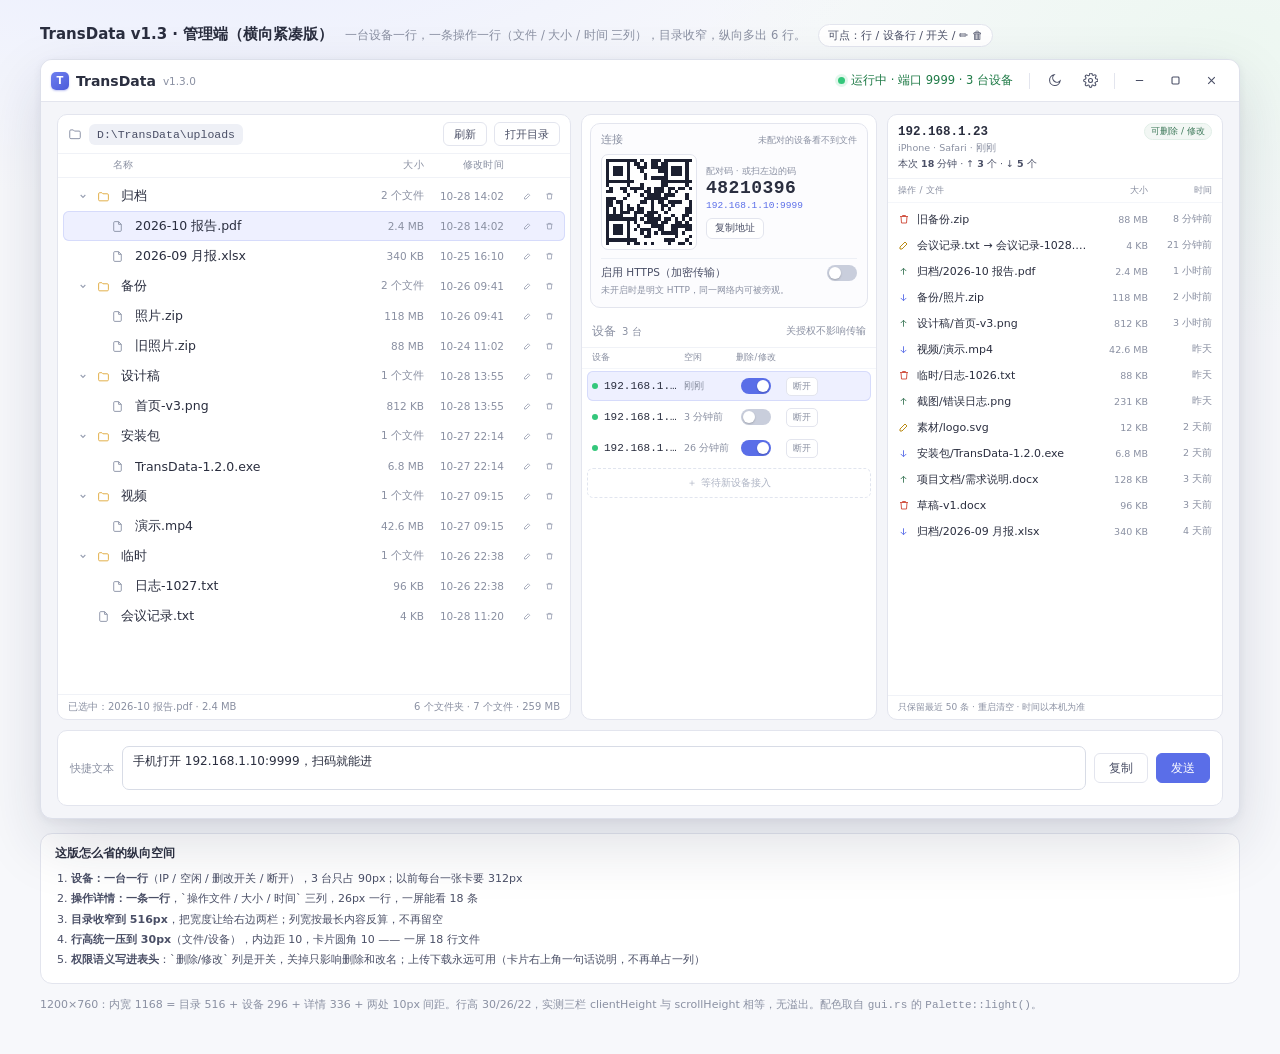
<file: mockups/desktop-v1.3.html>
<!DOCTYPE html>
<html lang="zh-CN">
<head>
<meta charset="utf-8">
<title>TransData v1.3 管理端样图（横向紧凑版）</title>
<style>
  :root{
    --bg:#F4F5F9; --surface:#FFFFFF; --card-border:#E3E5EE;
    --fg:#2A2E3F; --muted:#8A90A2; --accent:#5A6EE8;
    --green:#1E7A46; --green-dot:#34C77B;
    --soft-bg:#EEF0F6; --soft-fg:#4A4F66;
    --input-border:#D8DCE6; --hover:#E9EBF2; --danger:#E5332E;
    --sel:#EEF0FF;
    --shadow:0 24px 60px rgba(30,36,64,.15), 0 2px 8px rgba(30,36,64,.06);
  }
  *{box-sizing:border-box}
  html,body{margin:0;padding:0}
  body{
    background:
      radial-gradient(1200px 560px at 14% -14%, #E8ECFF 0%, transparent 62%),
      radial-gradient(900px 520px at 96% 4%, #EDF7F1 0%, transparent 58%),
      #F7F8FB;
    font-family:"Segoe UI","Microsoft YaHei",system-ui,-apple-system,sans-serif;
    color:var(--fg);-webkit-font-smoothing:antialiased;padding:24px 22px 40px;
  }
  .page-head{max-width:1200px;margin:0 auto 12px;display:flex;align-items:baseline;gap:12px;flex-wrap:wrap}
  .page-head h1{font-size:15px;margin:0;font-weight:650}
  .page-head p{margin:0;font-size:11.5px;color:var(--muted)}
  .pill-tip{font-size:11px;padding:3px 9px;border-radius:999px;background:#fff;border:1px solid var(--card-border);color:var(--soft-fg)}
  .stage{max-width:1200px;margin:0 auto}
  svg{display:block}

  /* ---------- 窗口 ---------- */
  .win{
    width:1200px;height:760px;background:var(--bg);border-radius:12px;overflow:hidden;
    box-shadow:var(--shadow);border:1px solid #DDE0EA;display:flex;flex-direction:column;position:relative;
  }
  .titlebar{
    height:42px;flex:0 0 42px;background:var(--surface);border-bottom:1px solid var(--card-border);
    display:flex;align-items:center;padding:0 10px;gap:10px;user-select:none;
  }
  .tb-left{display:flex;align-items:center;gap:7px}
  .app-icon{
    width:18px;height:18px;border-radius:5px;background:linear-gradient(140deg,#6D7FF0,#4C5BD9);
    display:flex;align-items:center;justify-content:center;color:#fff;font-size:10px;font-weight:700;
    box-shadow:0 1px 2px rgba(76,91,217,.35);
  }
  .app-name{font-size:14px;font-weight:600}
  .ver{font-size:10.5px;color:var(--muted)}
  .tb-spacer{flex:1}
  .tb-status{display:flex;align-items:center;gap:6px;font-size:11.5px;color:var(--green);white-space:nowrap}
  .tb-status .dot{width:7px;height:7px;border-radius:50%;background:var(--green-dot);box-shadow:0 0 0 3px rgba(52,199,123,.14)}
  .tb-btns{display:flex;align-items:center}
  .tbtn{width:36px;height:40px;display:flex;align-items:center;justify-content:center;border:0;background:transparent;color:var(--soft-fg);cursor:default}
  .tbtn:hover{background:var(--hover)}
  .tbtn.close:hover{background:var(--danger);color:#fff}
  .tb-btns .sep{width:1px;height:16px;background:var(--card-border);margin:0 6px}

  .body{flex:1;min-height:0;padding:12px 16px;display:flex;flex-direction:column}
  .main{flex:1;min-height:0;display:flex;gap:10px}
  .card{background:var(--surface);border:1px solid var(--card-border);border-radius:10px}
  .label{font-size:11.5px;color:var(--muted)}
  .grow{flex:1}
  .btn{
    border:1px solid var(--card-border);background:#fff;color:var(--soft-fg);font:inherit;
    font-size:11px;height:24px;padding:0 10px;border-radius:6px;cursor:pointer;white-space:nowrap;
  }
  .btn:hover{background:var(--hover)}
  .btn.primary{background:var(--accent);border-color:var(--accent);color:#fff}

  /* ---------- 左：目录 ---------- */
  .files{flex:1;min-width:0;display:flex;flex-direction:column;overflow:hidden}
  .toolbar{display:flex;align-items:center;gap:7px;padding:7px 10px;border-bottom:1px solid #F0F2F7;flex:0 0 auto}
  .toolbar .path{
    font-family:Consolas,"Cascadia Mono",monospace;font-size:11.5px;color:var(--soft-fg);
    background:var(--soft-bg);border-radius:6px;padding:4px 8px;max-width:290px;
    overflow:hidden;text-overflow:ellipsis;white-space:nowrap;
  }
  .toolbar .folder{color:#8B92A6}
  .cols{display:flex;align-items:center;gap:8px;padding:5px 10px;border-bottom:1px solid #F0F2F7;flex:0 0 auto}
  .cols span{font-size:9.5px;color:var(--muted);letter-spacing:.3px}
  .flist{flex:1;min-height:0;overflow:auto;padding:3px 5px 5px}
  .frow{display:flex;align-items:center;gap:8px;height:30px;padding:0 5px;border-radius:6px;cursor:default}
  .frow:hover{background:#F7F8FD}
  .frow.sel{background:var(--sel);box-shadow:inset 0 0 0 1px #D6DBFB}
  .frow .indent{flex:0 0 auto}
  .frow .tw{width:13px;flex:0 0 13px;color:#9AA1B4;display:flex;align-items:center;justify-content:center}
  .frow .ic{width:16px;flex:0 0 16px;color:#8B92A6}
  .frow.dir .ic{color:#E0A93B}
  .frow .nm{flex:1;min-width:0;font-size:12.5px;white-space:nowrap;overflow:hidden;text-overflow:ellipsis}
  .frow .sz{width:58px;flex:0 0 58px;text-align:right;font-size:10.5px;color:var(--muted);font-variant-numeric:tabular-nums}
  .frow .tm{width:72px;flex:0 0 72px;text-align:right;font-size:10.5px;color:var(--muted);font-variant-numeric:tabular-nums}
  .frow .ops{width:48px;flex:0 0 48px;display:flex;justify-content:flex-end;gap:1px}
  .ib{width:21px;height:21px;border:0;background:transparent;border-radius:5px;display:flex;align-items:center;justify-content:center;color:#8B92A6;cursor:pointer}
  .ib:hover{background:var(--hover);color:var(--accent)}
  .ib.del:hover{background:#FEF3F2;color:var(--danger)}
  .nm-input{
    flex:1;min-width:0;font:inherit;font-size:12.5px;color:var(--fg);
    border:1px solid var(--accent);border-radius:5px;padding:1px 5px;outline:none;
    box-shadow:0 0 0 3px rgba(90,110,232,.14);background:#fff;
  }
  .statusbar{
    flex:0 0 auto;display:flex;align-items:center;gap:10px;padding:5px 10px;
    border-top:1px solid #F0F2F7;font-size:10px;color:var(--muted);
  }
  .empty{font-size:12px;color:var(--muted);text-align:center;padding:36px 0}

  /* ---------- 中：设备 ---------- */
  .devices{flex:0 0 296px;width:296px;display:flex;flex-direction:column;overflow:hidden}
  .pane-h{display:flex;align-items:center;gap:6px;padding:8px 10px;flex:0 0 auto;border-bottom:1px solid #F0F2F7}
  .pane-h .cnt{font-size:10px;color:var(--muted)}
  .pane-h .hint{font-size:9.5px;color:var(--muted)}
  .dhead{
    display:flex;align-items:center;gap:6px;padding:4px 10px;flex:0 0 auto;
    font-size:8.5px;color:var(--muted);letter-spacing:.2px;border-bottom:1px solid #F4F6FA;
  }
  .dlist{flex:1;min-height:0;overflow:auto;padding:2px 5px;display:flex;flex-direction:column;gap:1px}
  .drow{
    display:flex;align-items:center;gap:6px;height:30px;padding:0 5px;border-radius:6px;cursor:pointer;
  }
  .drow:hover{background:#F7F8FD}
  .drow.sel{background:var(--sel);box-shadow:inset 0 0 0 1px #D6DBFB}
  .drow .dot{width:6px;height:6px;flex:0 0 6px;border-radius:50%;background:var(--green-dot)}
  .drow .ip{width:74px;flex:0 0 74px;font-family:Consolas,"Cascadia Mono",monospace;font-size:11px;overflow:hidden;text-overflow:ellipsis;white-space:nowrap}
  .drow .idle{width:42px;flex:0 0 42px;font-size:9.5px;color:var(--muted);white-space:nowrap}
  .drow .perm{width:48px;flex:0 0 48px;display:flex;justify-content:center}
  .drow .kick{
    width:32px;flex:0 0 32px;height:19px;border-radius:5px;border:1px solid var(--card-border);
    background:#fff;color:var(--muted);font:inherit;font-size:9px;cursor:pointer;
  }
  .drow .kick:hover{color:var(--danger);border-color:#F3C9C7;background:#FEF6F5}
  .ghost{
    display:flex;align-items:center;justify-content:center;height:30px;margin:4px 0 0;
    border:1px dashed #E1E5EF;border-radius:6px;font-size:10px;color:#AEB4C4;
  }
  .conn{flex:0 0 auto;margin:8px;padding:9px 10px 10px;border:1px solid var(--card-border);border-radius:10px;background:#FCFCFE}
  .conn-h{display:flex;align-items:center;gap:6px;margin-bottom:7px}
  .conn-h .hint{font-size:9px;color:var(--muted)}
  .conn-row{display:flex;align-items:center;gap:9px}
  .conn .qr{background:#fff;border:1px solid var(--card-border);border-radius:7px;padding:4px;flex:0 0 auto}
  .conn .qr svg{width:86px;height:86px}
  .conn-info{min-width:0;flex:1}
  .conn-info .k{font-size:9px;color:var(--muted)}
  .conn-info .v{font-size:18px;font-weight:600;font-family:Consolas,"Cascadia Mono",monospace;letter-spacing:.5px;line-height:1.2}
  .conn-info .u{font-family:Consolas,monospace;font-size:9.5px;color:var(--accent);margin:1px 0 5px;overflow:hidden;text-overflow:ellipsis;white-space:nowrap}
  .conn-div{height:1px;background:#EDF0F6;margin:8px 0 6px}
  .https-row{display:flex;align-items:center;gap:8px}
  .https-row .t{font-size:10.5px;color:var(--soft-fg);flex:1;white-space:nowrap}
  .hint2{font-size:9px;color:var(--muted);margin-top:3px;line-height:1.45}
  .fp{font-size:9px;color:var(--soft-fg);margin-top:2px}
  .fp span{font-family:Consolas,monospace;color:var(--muted)}

  .switch{position:relative;width:30px;height:16px;flex:0 0 auto;cursor:pointer}
  .switch input{position:absolute;opacity:0;width:100%;height:100%;margin:0;cursor:pointer}
  .switch .track{position:absolute;inset:0;border-radius:999px;background:#C9CEDC;transition:background .16s}
  .switch .knob{position:absolute;top:2px;left:2px;width:12px;height:12px;border-radius:50%;background:#fff;transition:left .16s;box-shadow:0 1px 2px rgba(0,0,0,.2)}
  .switch input:checked + .track{background:var(--accent)}
  .switch input:checked + .track + .knob{left:16px}

  /* ---------- 右：设备详情 ---------- */
  .detail{flex:0 0 336px;width:336px;display:flex;flex-direction:column;overflow:hidden}
  .d-top{padding:8px 10px 7px;border-bottom:1px solid #F0F2F7;flex:0 0 auto}
  .d-top .l1{display:flex;align-items:center;gap:7px}
  .d-top .ip{font-family:Consolas,"Cascadia Mono",monospace;font-size:12.5px;font-weight:600}
  .d-flag{font-size:9px;padding:1px 6px;border-radius:999px;background:#F2F7F4;color:#3F7A5B;border:1px solid #E1EEE7;white-space:nowrap}
  .d-flag.off{background:#FFFAEB;color:#B54708;border-color:#FDE7C3}
  .d-top .l2{font-size:9.5px;color:var(--muted);margin-top:2px;white-space:nowrap;overflow:hidden;text-overflow:ellipsis}
  .d-top .l3{font-size:9.5px;color:var(--soft-fg);margin-top:3px;font-variant-numeric:tabular-nums}
  .d-top .l3 b{font-weight:600}
  .ohead{
    display:flex;align-items:center;gap:6px;padding:5px 10px;flex:0 0 auto;
    border-bottom:1px solid #F4F6FA;font-size:9px;color:var(--muted);letter-spacing:.2px;
  }
  .ohead .c1{flex:1}
  .ohead .c2{width:52px;text-align:right}
  .ohead .c3{width:58px;text-align:right}
  .olist{flex:1;min-height:0;overflow:auto;padding:3px 5px}
  .op{display:flex;align-items:center;gap:6px;height:26px;padding:0 5px;border-radius:5px}
  .op:hover{background:#F8F9FD}
  .op .k{width:13px;flex:0 0 13px}
  .op .k.up{color:#3F7A5B}
  .op .k.dn{color:#5A6EE8}
  .op .k.del{color:#D0503F}
  .op .k.ren{color:#B8860B}
  .op .n{flex:1;min-width:0;font-size:11px;white-space:nowrap;overflow:hidden;text-overflow:ellipsis}
  .op .s{width:52px;flex:0 0 52px;text-align:right;font-size:9.5px;color:var(--muted);font-variant-numeric:tabular-nums}
  .op .t{width:58px;flex:0 0 58px;text-align:right;font-size:9.5px;color:var(--muted);font-variant-numeric:tabular-nums}
  .d-empty{font-size:11px;color:var(--muted);padding:24px 0;text-align:center}
  .d-foot{flex:0 0 auto;border-top:1px solid #F0F2F7;padding:5px 10px;font-size:9px;color:var(--muted)}

  /* ---------- 便签条 ---------- */
  .notebar{flex:0 0 auto;height:76px;margin-top:10px;display:flex;align-items:center;gap:8px;padding:0 12px}
  .notebar .k{font-size:11px;color:var(--muted);white-space:nowrap}
  .notebar textarea{
    flex:1;height:44px;resize:none;border:1px solid var(--input-border);border-radius:7px;padding:6px 10px;
    font:inherit;font-size:12px;line-height:1.45;color:var(--fg);outline:none;background:#fff;
  }
  .notebar textarea:focus{border-color:var(--accent);box-shadow:0 0 0 3px rgba(90,110,232,.12)}
  .notebar .btn{height:30px;padding:0 14px;font-size:11.5px}

  /* ---------- 浮层 ---------- */
  .toast{
    position:absolute;left:50%;bottom:64px;transform:translate(-50%,10px);
    background:#2A2E3F;color:#fff;font-size:11.5px;padding:7px 14px;border-radius:8px;
    opacity:0;pointer-events:none;transition:all .2s;box-shadow:0 8px 20px rgba(20,24,40,.22);z-index:40;
  }
  .toast.show{opacity:1;transform:translate(-50%,0)}
  .scrim{position:absolute;inset:0;background:rgba(24,28,44,.26);display:none;align-items:center;justify-content:center;z-index:30;border-radius:12px}
  .scrim.show{display:flex}
  .dlg{width:352px;background:#fff;border-radius:12px;padding:16px;box-shadow:0 24px 60px rgba(20,24,40,.28)}
  .dlg h3{margin:0 0 8px;font-size:13px;font-weight:600}
  .dlg p{margin:0;font-size:12px;color:var(--soft-fg);line-height:1.6;word-break:break-all}
  .dlg .mono{font-family:Consolas,"Cascadia Mono",monospace;color:var(--fg)}
  .dlg .warn{margin-top:8px;font-size:10.5px;color:#B54708;background:#FFFAEB;border:1px solid #FDE7C3;border-radius:7px;padding:6px 8px;line-height:1.5}
  .dlg-actions{display:flex;justify-content:flex-end;gap:8px;margin-top:14px}
  .btn.danger{background:var(--danger);border-color:var(--danger);color:#fff}

  .legend{background:#fff;border:1px solid var(--card-border);border-radius:12px;padding:12px 14px;margin-top:14px}
  .legend h4{margin:0 0 8px;font-size:11.5px;font-weight:600}
  .legend ol{margin:0;padding-left:16px;font-size:11px;color:var(--soft-fg);line-height:1.85}
  .legend code{font-family:Consolas,monospace;font-size:10.5px;background:var(--soft-bg);padding:1px 4px;border-radius:4px}
  .foot-note{max-width:1200px;margin:12px auto 0;font-size:11px;color:var(--muted);line-height:1.7}
</style>
</head>
<body>

<div class="page-head">
  <h1>TransData v1.3 · 管理端（横向紧凑版）</h1>
  <p>一台设备一行，一条操作一行（文件 / 大小 / 时间 三列），目录收窄，纵向多出 6 行。</p>
  <span class="pill-tip">可点：行 / 设备行 / 开关 / ✏ 🗑</span>
</div>

<div class="stage">
  <div class="win" id="win">
    <div class="titlebar">
      <div class="tb-left">
        <div class="app-icon">T</div>
        <span class="app-name">TransData</span>
        <span class="ver">v1.3.0</span>
      </div>
      <div class="tb-spacer"></div>
      <div class="tb-status"><span class="dot"></span>运行中 · 端口 9999 · 3 台设备</div>
      <div class="tb-btns">
        <div class="sep"></div>
        <button class="tbtn" title="主题"><svg width="15" height="15" viewBox="0 0 24 24" fill="none" stroke="currentColor" stroke-width="1.7"><path d="M21 12.8A8.5 8.5 0 1 1 11.2 3a6.6 6.6 0 0 0 9.8 9.8Z"/></svg></button>
        <button class="tbtn" title="设置"><svg width="15" height="15" viewBox="0 0 24 24" fill="none" stroke="currentColor" stroke-width="1.7"><circle cx="12" cy="12" r="3.2"/><path d="M19.4 15a1.7 1.7 0 0 0 .34 1.87l.06.06a2 2 0 1 1-2.83 2.83l-.06-.06a1.7 1.7 0 0 0-1.87-.34 1.7 1.7 0 0 0-1 1.55V21a2 2 0 1 1-4 0v-.11a1.7 1.7 0 0 0-1.11-1.55 1.7 1.7 0 0 0-1.87.34l-.06.06a2 2 0 1 1-2.83-2.83l.06-.06a1.7 1.7 0 0 0 .34-1.87 1.7 1.7 0 0 0-1.55-1H3a2 2 0 1 1 0-4h.11A1.7 1.7 0 0 0 4.66 8.6a1.7 1.7 0 0 0-.34-1.87l-.06-.06a2 2 0 1 1 2.83-2.83l.06.06A1.7 1.7 0 0 0 9 4.24h.05A1.7 1.7 0 0 0 10.6 2.7V2a2 2 0 1 1 4 0v.11a1.7 1.7 0 0 0 1 1.55 1.7 1.7 0 0 0 1.87-.34l.06-.06a2 2 0 1 1 2.83 2.83l-.06.06a1.7 1.7 0 0 0-.34 1.87V8.6a1.7 1.7 0 0 0 1.55 1H22a2 2 0 1 1 0 4h-.11a1.7 1.7 0 0 0-1.49 1Z"/></svg></button>
        <div class="sep"></div>
        <button class="tbtn" title="最小化"><svg width="11" height="11" viewBox="0 0 12 12" stroke="currentColor" stroke-width="1.2"><path d="M2 6h8"/></svg></button>
        <button class="tbtn" title="最大化"><svg width="11" height="11" viewBox="0 0 12 12" fill="none" stroke="currentColor" stroke-width="1.2"><rect x="2.2" y="2.2" width="7.6" height="7.6" rx="1"/></svg></button>
        <button class="tbtn close" title="关闭"><svg width="11" height="11" viewBox="0 0 12 12" stroke="currentColor" stroke-width="1.2"><path d="M2.4 2.4l7.2 7.2M9.6 2.4L2.4 9.6"/></svg></button>
      </div>
    </div>

    <div class="body">
      <div class="main">

        <!-- ===== 左：目录 ===== -->
        <section class="card files">
          <div class="toolbar">
            <span class="folder">
              <svg width="14" height="14" viewBox="0 0 24 24" fill="none" stroke="currentColor" stroke-width="1.7"><path d="M3 7a2 2 0 0 1 2-2h4l2 2h8a2 2 0 0 1 2 2v9a2 2 0 0 1-2 2H5a2 2 0 0 1-2-2Z"/></svg>
            </span>
            <span class="path">D:\TransData\uploads</span>
            <span class="grow"></span>
            <span id="loading" style="font-size:9.5px;color:var(--muted);display:none">读取中…</span>
            <button class="btn" id="btnRefresh">刷新</button>
            <button class="btn" id="btnOpen">打开目录</button>
          </div>
          <div class="cols">
            <span style="width:13px"></span>
            <span style="width:16px"></span>
            <span style="flex:1">名称</span>
            <span style="width:58px;text-align:right">大小</span>
            <span style="width:72px;text-align:right">修改时间</span>
            <span style="width:48px"></span>
          </div>
          <div class="flist" id="list"></div>
          <div class="statusbar">
            <span id="selInfo">未选中项目</span>
            <span class="grow"></span>
            <span id="sumInfo">6 个文件夹 · 7 个文件 · 259 MB</span>
          </div>
        </section>

        <!-- ===== 中：设备（一台一行） ===== -->
        <section class="card devices">
          <div class="conn">
            <div class="conn-h">
              <span class="label" style="font-size:10.5px">连接</span>
              <span class="grow"></span>
              <span class="hint">未配对的设备看不到文件</span>
            </div>
            <div class="conn-row">
              <div class="qr" id="qr"></div>
              <div class="conn-info">
                <div class="k">配对码 · 或扫左边的码</div>
                <div class="v">48210396</div>
                <div class="u">192.168.1.10:9999</div>
                <button class="btn" style="height:21px;font-size:9.5px;padding:0 8px">复制地址</button>
              </div>
            </div>
            <div class="conn-div"></div>
            <div class="https-row">
              <span class="t">启用 HTTPS（加密传输）</span>
              <label class="switch"><input type="checkbox" id="tlsSwitch"><span class="track"></span><span class="knob"></span></label>
            </div>
            <div class="hint2" id="tlsHint">未开启时是明文 HTTP，同一网络内可被旁观。</div>
            <div class="fp" id="tlsFp" style="display:none">证书指纹 <span>7C:3A:91:0E:4B:22:D8:55</span></div>
          </div>
          <div class="pane-h">
            <span class="label">设备</span>
            <span class="cnt" id="devCount">3 台</span>
            <span class="grow"></span>
            <span class="hint">关授权不影响传输</span>
          </div>
          <div class="dhead">
            <span style="width:86px">设备</span>
            <span style="width:42px">空闲</span>
            <span style="width:48px;text-align:center">删除/修改</span>
            <span style="width:32px"></span>
          </div>
          <div class="dlist" id="devList"></div>
        </section>

        <!-- ===== 右：该设备操作详情（一条一行） ===== -->
        <section class="card detail">
          <div class="d-top">
            <div class="l1">
              <span class="ip" id="dIp">192.168.1.23</span>
              <span class="grow"></span>
              <span class="d-flag" id="dFlag">可删改</span>
            </div>
            <div class="l2" id="dSub">iPhone · Safari · 刚刚活跃</div>
            <div class="l3" id="dStat">本次 18 分钟 · ↑ 3 个 · ↓ 5 个</div>
          </div>
          <div class="ohead">
            <span class="c1">操作 / 文件</span>
            <span class="c2">大小</span>
            <span class="c3">时间</span>
          </div>
          <div class="olist" id="dBody"></div>
          <div class="d-foot">只保留最近 50 条 · 重启清空 · 时间以本机为准</div>
        </section>

      </div>

      <div class="card notebar">
        <span class="k">快捷文本</span>
        <textarea>手机打开 192.168.1.10:9999，扫码就能进</textarea>
        <button class="btn">复制</button>
        <button class="btn primary">发送</button>
      </div>
    </div>

    <div class="scrim" id="scrim">
      <div class="dlg">
        <h3 id="dlgTitle">删除？</h3>
        <p><span class="mono" id="dlgName">归档/2026-10 报告.pdf</span></p>
        <div class="warn" id="dlgWarn">不可撤销。删除后配额立即归还，正在读它的设备会中断。</div>
        <div class="dlg-actions">
          <button class="btn" style="height:28px;padding:0 14px;font-size:12px" id="dlgCancel">取消</button>
          <button class="btn danger" style="height:28px;padding:0 14px;font-size:12px" id="dlgOk">删除</button>
        </div>
      </div>
    </div>

    <div class="toast" id="toast">已删除</div>
  </div>

  <div class="legend">
    <h4>这版怎么省的纵向空间</h4>
    <ol>
      <li><b>设备：一台一行</b>（IP / 空闲 / 删改开关 / 断开），3 台只占 90px；以前每台一张卡要 312px</li>
      <li><b>操作详情：一条一行</b>，`操作文件 / 大小 / 时间` 三列，26px 一行，一屏能看 18 条</li>
      <li><b>目录收窄到 516px</b>，把宽度让给右边两栏；列宽按最长内容反算，不再留空</li>
      <li><b>行高统一压到 30px</b>（文件/设备），内边距 10，卡片圆角 10 —— 一屏 18 行文件</li>
      <li><b>权限语义写进表头</b>：`删除/修改` 列是开关，关掉只影响删除和改名；上传下载永远可用（卡片右上角一句话说明，不再单占一列）</li>
    </ol>
  </div>
</div>

<p class="foot-note">
  1200×760：内宽 1168 = 目录 516 + 设备 296 + 详情 336 + 两处 10px 间距。行高 30/26/22，实测三栏
  clientHeight 与 scrollHeight 相等，无溢出。配色取自 <code>gui.rs</code> 的 <code>Palette::light()</code>。
</p>

<script>
(function () {
  /* 假二维码 */
  var qr = document.getElementById('qr'), n = 25, cells = '', seed = 11;
  function rnd() { seed = (seed * 1103515245 + 12345) & 0x7fffffff; return seed / 0x7fffffff; }
  function inFinder(x, y) { return (x < 8 && y < 8) || (x > n - 9 && y < 8) || (x < 8 && y > n - 9); }
  for (var y = 0; y < n; y++) {
    for (var x = 0; x < n; x++) {
      var on;
      if (inFinder(x, y)) {
        var fx = x < 8 ? x : x - (n - 8), fy = y < 8 ? y : y - (n - 8);
        on = (fx === 0 || fx === 6 || fy === 0 || fy === 6) || (fx >= 2 && fx <= 4 && fy >= 2 && fy <= 4);
      } else { on = rnd() > 0.52; }
      if (on) cells += '<rect x="' + x + '" y="' + y + '" width="1" height="1"/>';
    }
  }
  qr.innerHTML = '<svg viewBox="0 0 ' + n + ' ' + n + '" shape-rendering="crispEdges" fill="#1c2030">' + cells + '</svg>';

  var I = {
    file: '<svg width="13" height="13" viewBox="0 0 24 24" fill="none" stroke="currentColor" stroke-width="1.7"><path d="M14 3H7a2 2 0 0 0-2 2v14a2 2 0 0 0 2 2h10a2 2 0 0 0 2-2V8Z"/><path d="M14 3v5h5"/></svg>',
    dir: '<svg width="13" height="13" viewBox="0 0 24 24" fill="none" stroke="currentColor" stroke-width="1.7"><path d="M3 7a2 2 0 0 1 2-2h4l2 2h8a2 2 0 0 1 2 2v9a2 2 0 0 1-2 2H5a2 2 0 0 1-2-2Z"/></svg>',
    chev: '<svg width="8" height="8" viewBox="0 0 12 12" fill="none" stroke="currentColor" stroke-width="1.7"><path d="M4.5 2.5 8 6l-3.5 3.5"/></svg>',
    pencil: '<svg width="12" height="12" viewBox="0 0 24 24" fill="none" stroke="currentColor" stroke-width="1.9"><path d="M4 20h4l10-10-4-4L4 16Z"/></svg>',
    trash: '<svg width="12" height="12" viewBox="0 0 24 24" fill="none" stroke="currentColor" stroke-width="1.9"><path d="M4 7h16M9 7V5h6v2M6 7l1 13h10l1-13"/></svg>',
    up: '<svg width="11" height="11" viewBox="0 0 24 24" fill="none" stroke="currentColor" stroke-width="2"><path d="M12 19V5M6 11l6-6 6 6"/></svg>',
    dn: '<svg width="11" height="11" viewBox="0 0 24 24" fill="none" stroke="currentColor" stroke-width="2"><path d="M12 5v14M6 13l6 6 6-6"/></svg>'
  };

  /* 目录数据 */
  var rows = [
    { id: 'd1', type: 'dir', name: '归档', depth: 0, size: '2 个文件', tm: '10-28 14:02', open: true },
    { id: 'f1', type: 'file', name: '2026-10 报告.pdf', depth: 1, size: '2.4 MB', tm: '10-28 14:02' },
    { id: 'f2', type: 'file', name: '2026-09 月报.xlsx', depth: 1, size: '340 KB', tm: '10-25 16:10' },
    { id: 'd2', type: 'dir', name: '备份', depth: 0, size: '2 个文件', tm: '10-26 09:41', open: true },
    { id: 'f3', type: 'file', name: '照片.zip', depth: 1, size: '118 MB', tm: '10-26 09:41' },
    { id: 'f4', type: 'file', name: '旧照片.zip', depth: 1, size: '88 MB', tm: '10-24 11:02' },
    { id: 'd3', type: 'dir', name: '设计稿', depth: 0, size: '1 个文件', tm: '10-28 13:55', open: true },
    { id: 'f5', type: 'file', name: '首页-v3.png', depth: 1, size: '812 KB', tm: '10-28 13:55' },
    { id: 'd4', type: 'dir', name: '安装包', depth: 0, size: '1 个文件', tm: '10-27 22:14', open: true },
    { id: 'f6', type: 'file', name: 'TransData-1.2.0.exe', depth: 1, size: '6.8 MB', tm: '10-27 22:14' },
    { id: 'd5', type: 'dir', name: '视频', depth: 0, size: '1 个文件', tm: '10-27 09:15', open: true },
    { id: 'f7', type: 'file', name: '演示.mp4', depth: 1, size: '42.6 MB', tm: '10-27 09:15' },
    { id: 'd6', type: 'dir', name: '临时', depth: 0, size: '1 个文件', tm: '10-26 22:38', open: true },
    { id: 'f8', type: 'file', name: '日志-1027.txt', depth: 1, size: '96 KB', tm: '10-26 22:38' },
    { id: 'f9', type: 'file', name: '会议记录.txt', depth: 0, size: '4 KB', tm: '10-28 11:20' }
  ];
  var selId = 'f1';
  var list = document.getElementById('list');
  function esc(s) { return s.replace(/&/g, '&amp;').replace(/</g, '&lt;').replace(/>/g, '&gt;'); }
  function visibleRows() {
    var out = [], hidden = 0;
    rows.forEach(function (r) {
      if (r.depth > 0) { if (hidden > 0) return; }
      if (r.type === 'dir') hidden = r.open ? 0 : 1;
      out.push(r);
    });
    return out;
  }
  function render() {
    list.innerHTML = visibleRows().map(function (r) {
      var isDir = r.type === 'dir';
      return '<div class="frow' + (isDir ? ' dir' : '') + (r.id === selId ? ' sel' : '') + '" data-id="' + r.id + '">'
        + '<span class="indent" style="width:' + (r.depth * 14) + 'px"></span>'
        + '<span class="tw">' + (isDir ? (r.open ? '<span style="transform:rotate(90deg)">' + I.chev + '</span>' : I.chev) : '') + '</span>'
        + '<span class="ic">' + (isDir ? I.dir : I.file) + '</span>'
        + '<span class="nm">' + esc(r.name) + '</span>'
        + '<span class="sz">' + r.size + '</span>'
        + '<span class="tm">' + r.tm + '</span>'
        + '<span class="ops">'
        + '<button class="ib" data-act="rename" title="重命名">' + I.pencil + '</button>'
        + '<button class="ib del" data-act="del" title="删除">' + I.trash + '</button>'
        + '</span></div>';
    }).join('');
  }
  function findRow(id) { for (var i = 0; i < rows.length; i++) if (rows[i].id === id) return rows[i]; return null; }

  list.addEventListener('click', function (e) {
    var row = e.target.closest('.frow'); if (!row) return;
    var r = findRow(row.dataset.id), btn = e.target.closest('button[data-act]');
    if (btn) { if (btn.dataset.act === 'del') openDelete(r); else startRename(row, r); return; }
    if (r.type === 'dir') r.open = !r.open;
    selId = r.id; render(); updateSel();
  });
  function updateSel() {
    var r = findRow(selId);
    document.getElementById('selInfo').textContent = r
      ? '已选中：' + r.name + (r.type === 'dir' ? '（文件夹）' : ' · ' + r.size) : '未选中项目';
  }
  function startRename(row, r) {
    var nm = row.querySelector('.nm'), old = r.name;
    var input = document.createElement('input');
    input.className = 'nm-input'; input.value = old;
    nm.replaceWith(input); input.focus();
    var dot = old.lastIndexOf('.');
    input.setSelectionRange(0, dot > 0 ? dot : old.length);
    var done = false;
    function commit() {
      if (done) return; done = true;
      var v = input.value.trim();
      if (v && v !== old) { r.name = v; toast('已改名：' + old + ' → ' + v); }
      render(); updateSel();
    }
    input.addEventListener('keydown', function (ev) {
      if (ev.key === 'Enter') commit();
      if (ev.key === 'Escape') { done = true; render(); }
    });
    input.addEventListener('blur', commit);
  }
  var pending = null;
  function openDelete(r) {
    pending = r;
    document.getElementById('dlgTitle').textContent = r.type === 'dir' ? '删除文件夹？' : '删除文件？';
    document.getElementById('dlgName').textContent = r.name;
    document.getElementById('dlgWarn').textContent = r.type === 'dir'
      ? '文件夹和里面的 ' + r.size.replace(' 个文件', '') + ' 个项目会一起删除，不可撤销。'
      : '不可撤销。删除后配额立即归还，正在读它的设备会中断。';
    document.getElementById('scrim').classList.add('show');
  }
  document.getElementById('dlgCancel').onclick = function () {
    document.getElementById('scrim').classList.remove('show'); pending = null;
  };
  document.getElementById('dlgOk').onclick = function () {
    if (pending) {
      var i = rows.indexOf(pending);
      if (i >= 0) rows.splice(i, 1);
      toast('已删除 ' + pending.name + '（配额已归还）');
      pending = null; render(); updateSel();
    }
    document.getElementById('scrim').classList.remove('show');
  };
  document.getElementById('scrim').addEventListener('click', function (e) {
    if (e.target.id === 'scrim') this.classList.remove('show');
  });

  /* 设备 */
  var devices = [
    { ip: '192.168.1.23', ua: 'iPhone · Safari', idle: '刚刚', allow: true, mins: 18, up: 3, down: 5,
      ops: [
        { k: 'del', n: '旧备份.zip', s: '88 MB', t: '8 分钟前' },
        { k: 'ren', n: '会议记录.txt → 会议记录-1028.txt', s: '4 KB', t: '21 分钟前' },
        { k: 'up', n: '归档/2026-10 报告.pdf', s: '2.4 MB', t: '1 小时前' },
        { k: 'dn', n: '备份/照片.zip', s: '118 MB', t: '2 小时前' },
        { k: 'up', n: '设计稿/首页-v3.png', s: '812 KB', t: '3 小时前' },
        { k: 'dn', n: '视频/演示.mp4', s: '42.6 MB', t: '昨天' },
        { k: 'del', n: '临时/日志-1026.txt', s: '88 KB', t: '昨天' },
        { k: 'up', n: '截图/错误日志.png', s: '231 KB', t: '昨天' },
        { k: 'ren', n: '素材/logo.svg', s: '12 KB', t: '2 天前' },
        { k: 'dn', n: '安装包/TransData-1.2.0.exe', s: '6.8 MB', t: '2 天前' },
        { k: 'up', n: '项目文档/需求说明.docx', s: '128 KB', t: '3 天前' },
        { k: 'del', n: '草稿-v1.docx', s: '96 KB', t: '3 天前' },
        { k: 'dn', n: '归档/2026-09 月报.xlsx', s: '340 KB', t: '4 天前' }
      ] },
    { ip: '192.168.1.57', ua: '小米笔记本 · Chrome', idle: '3 分钟前', allow: false, mins: 42, up: 6, down: 2,
      ops: [
        { k: 'up', n: '备份/照片.zip', s: '118 MB', t: '3 分钟前' },
        { k: 'dn', n: '视频/演示.mp4', s: '42.6 MB', t: '40 分钟前' },
        { k: 'up', n: '项目文档/需求说明.docx', s: '128 KB', t: '1 小时前' }
      ] },
    { ip: '192.168.1.88', ua: 'iPad · Safari', idle: '26 分钟前', allow: true, mins: 7, up: 1, down: 3,
      ops: [
        { k: 'dn', n: '安装包/TransData-1.2.0.exe', s: '6.8 MB', t: '26 分钟前' },
        { k: 'up', n: '截图/错误日志.png', s: '231 KB', t: '31 分钟前' }
      ] }
  ];
  var selIp = '192.168.1.23';
  var devList = document.getElementById('devList');

  function renderDevices() {
    devList.innerHTML = devices.map(function (d) {
      return '<div class="drow' + (d.ip === selIp ? ' sel' : '') + (d.allow ? '' : ' off') + '" data-ip="' + d.ip + '" title="' + d.ua + '">'
        + '<span class="dot"></span>'
        + '<span class="ip">' + d.ip + '</span>'
        + '<span class="idle">' + d.idle + '</span>'
        + '<span class="perm"><label class="switch"><input type="checkbox" data-allow="1"' + (d.allow ? ' checked' : '')
        + '><span class="track"></span><span class="knob"></span></label></span>'
        + '<button class="kick" data-kick="1">断开</button>'
        + '</div>';
    }).join('') + '<div class="ghost">＋ 等待新设备接入</div>';
    document.getElementById('devCount').textContent = devices.length + ' 台';
  }

  devList.addEventListener('click', function (e) {
    var row = e.target.closest('.drow'); if (!row) return;
    var ip = row.dataset.ip;
    if (e.target.closest('[data-kick]')) {
      devices = devices.filter(function (x) { return x.ip !== ip; });
      if (selIp === ip) selIp = devices.length ? devices[0].ip : null;
      toast('已断开 ' + ip + '，对方需要重新配对');
      renderDevices(); renderDetail(); return;
    }
    if (e.target.closest('.switch')) return;
    selIp = ip; renderDevices(); renderDetail();
  });
  devList.addEventListener('change', function (e) {
    var box = e.target.closest('input[data-allow]'); if (!box) return;
    var ip = e.target.closest('.drow').dataset.ip;
    var d = devices.filter(function (x) { return x.ip === ip; })[0];
    d.allow = box.checked;
    toast(d.allow ? ip + '：已允许删除 / 修改' : ip + '：已禁止删除 / 修改（上传下载照旧）');
    renderDevices(); renderDetail();
  });

  function renderDetail() {
    var d = devices.filter(function (x) { return x.ip === selIp; })[0];
    if (!d) {
      document.getElementById('dIp').textContent = '没有设备';
      document.getElementById('dSub').textContent = '';
      document.getElementById('dStat').textContent = '';
      document.getElementById('dBody').innerHTML = '<div class="d-empty">点中间的设备看它的操作</div>';
      return;
    }
    document.getElementById('dIp').textContent = d.ip;
    document.getElementById('dSub').textContent = d.ua + ' · ' + d.idle;
    document.getElementById('dStat').innerHTML = '本次 <b>' + d.mins + '</b> 分钟 · ↑ <b>' + d.up + '</b> 个 · ↓ <b>' + d.down + '</b> 个';
    var flag = document.getElementById('dFlag');
    flag.textContent = d.allow ? '可删除 / 修改' : '禁止删除 / 修改';
    flag.className = 'd-flag' + (d.allow ? '' : ' off');
    document.getElementById('dBody').innerHTML = d.ops.map(function (o) {
      var icon = o.k === 'up' ? I.up : o.k === 'dn' ? I.dn : o.k === 'del' ? I.trash : I.pencil;
      return '<div class="op"><span class="k ' + o.k + '">' + icon + '</span>'
        + '<span class="n" title="' + esc(o.n) + '">' + esc(o.n) + '</span>'
        + '<span class="s">' + o.s + '</span><span class="t">' + o.t + '</span></div>';
    }).join('');
  }

  var tTimer;
  function toast(msg) {
    var t = document.getElementById('toast');
    t.textContent = msg; t.classList.add('show');
    clearTimeout(tTimer);
    tTimer = setTimeout(function () { t.classList.remove('show'); }, 2400);
  }
  document.getElementById('btnRefresh').onclick = function () {
    var l = document.getElementById('loading');
    l.style.display = 'inline';
    setTimeout(function () { l.style.display = 'none'; toast('目录已刷新'); }, 700);
  };

  var tls = document.getElementById('tlsSwitch'), tlsHint = document.getElementById('tlsHint');
  var tlsFp = document.getElementById('tlsFp');
  var addr = document.querySelector('.conn-info .u');
  tls.addEventListener('change', function () {
    tlsHint.textContent = tls.checked
      ? '手机首次打开会提示一次证书不受信任，点「继续前往」即可。'
      : '未开启时是明文 HTTP，同一网络内可被旁观。';
    tlsFp.style.display = tls.checked ? 'block' : 'none';
    addr.textContent = (tls.checked ? 'https://' : '') + '192.168.1.10:9999';
    toast(tls.checked ? '已启用 HTTPS，地址与二维码已更新' : '已关闭 HTTPS，回到明文 HTTP');
  });

  render(); updateSel(); renderDevices(); renderDetail();
})();
</script>
</body>
</html>
</file>
